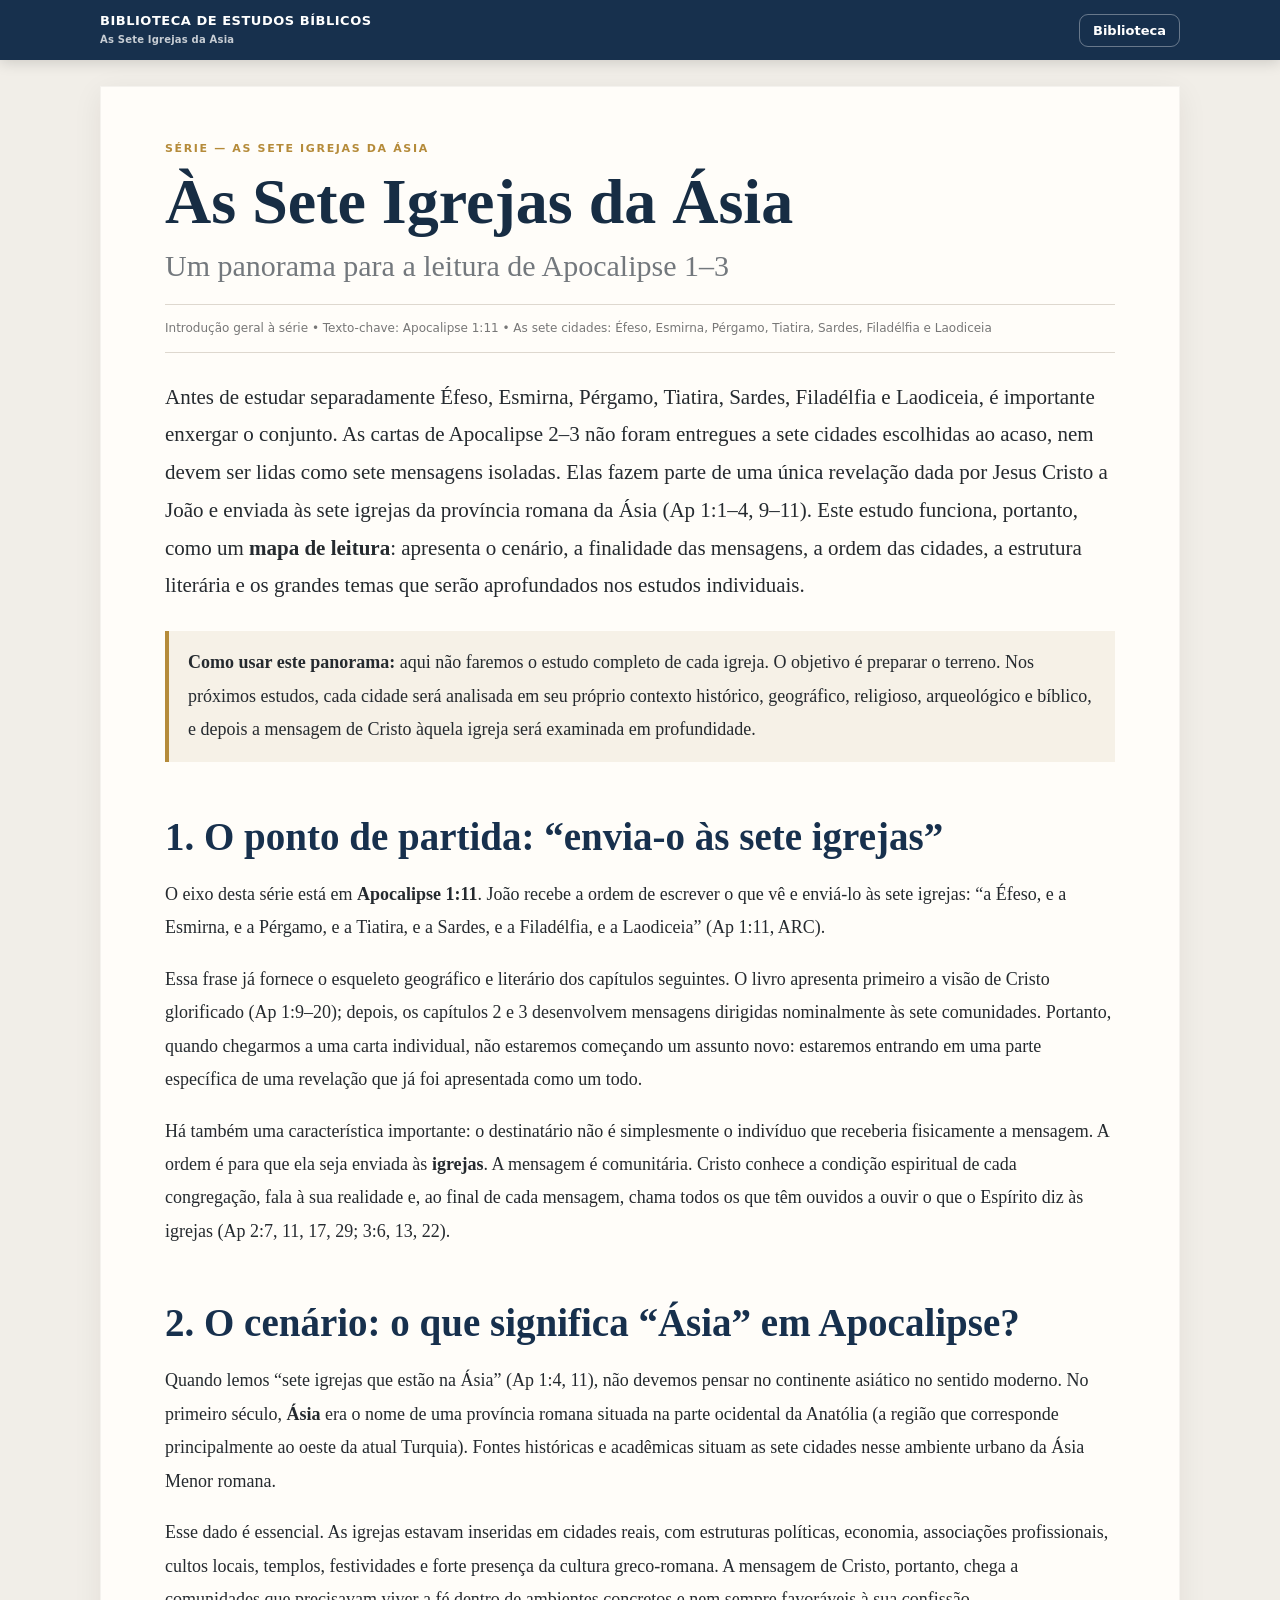
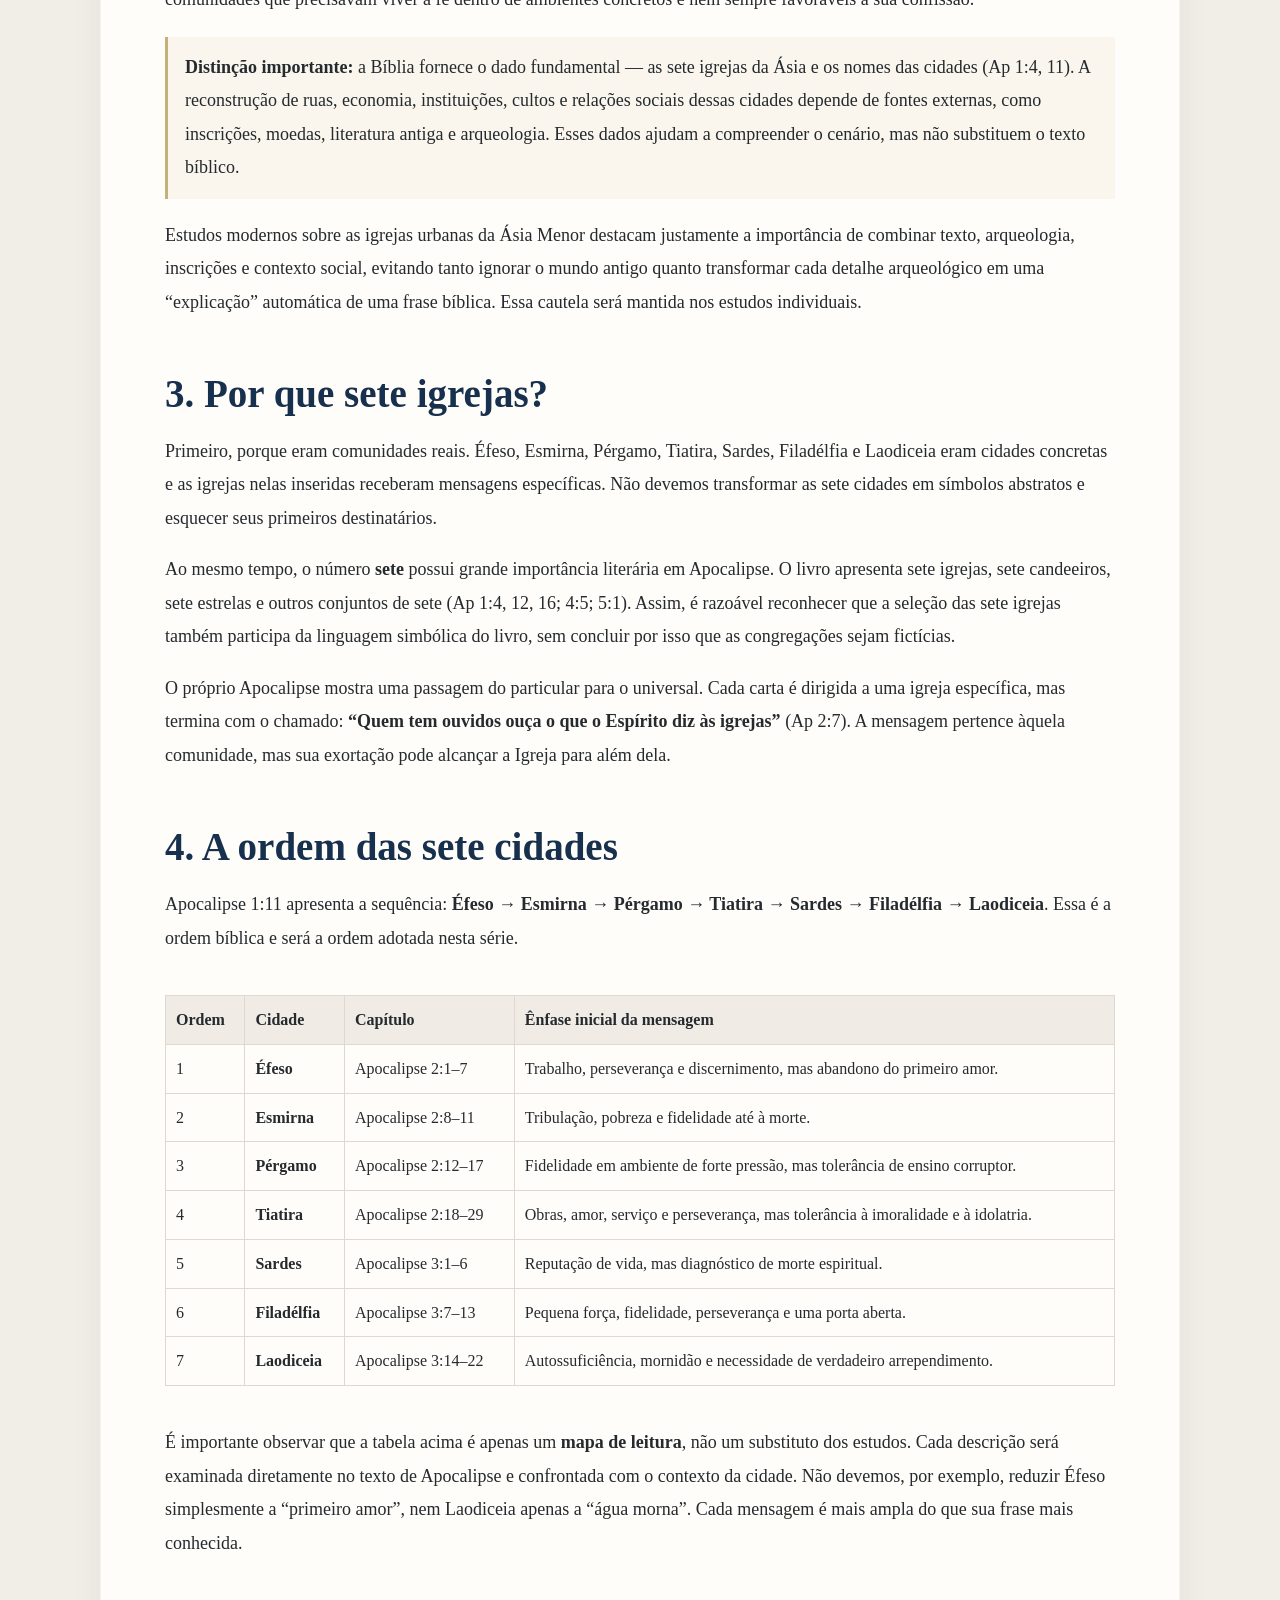
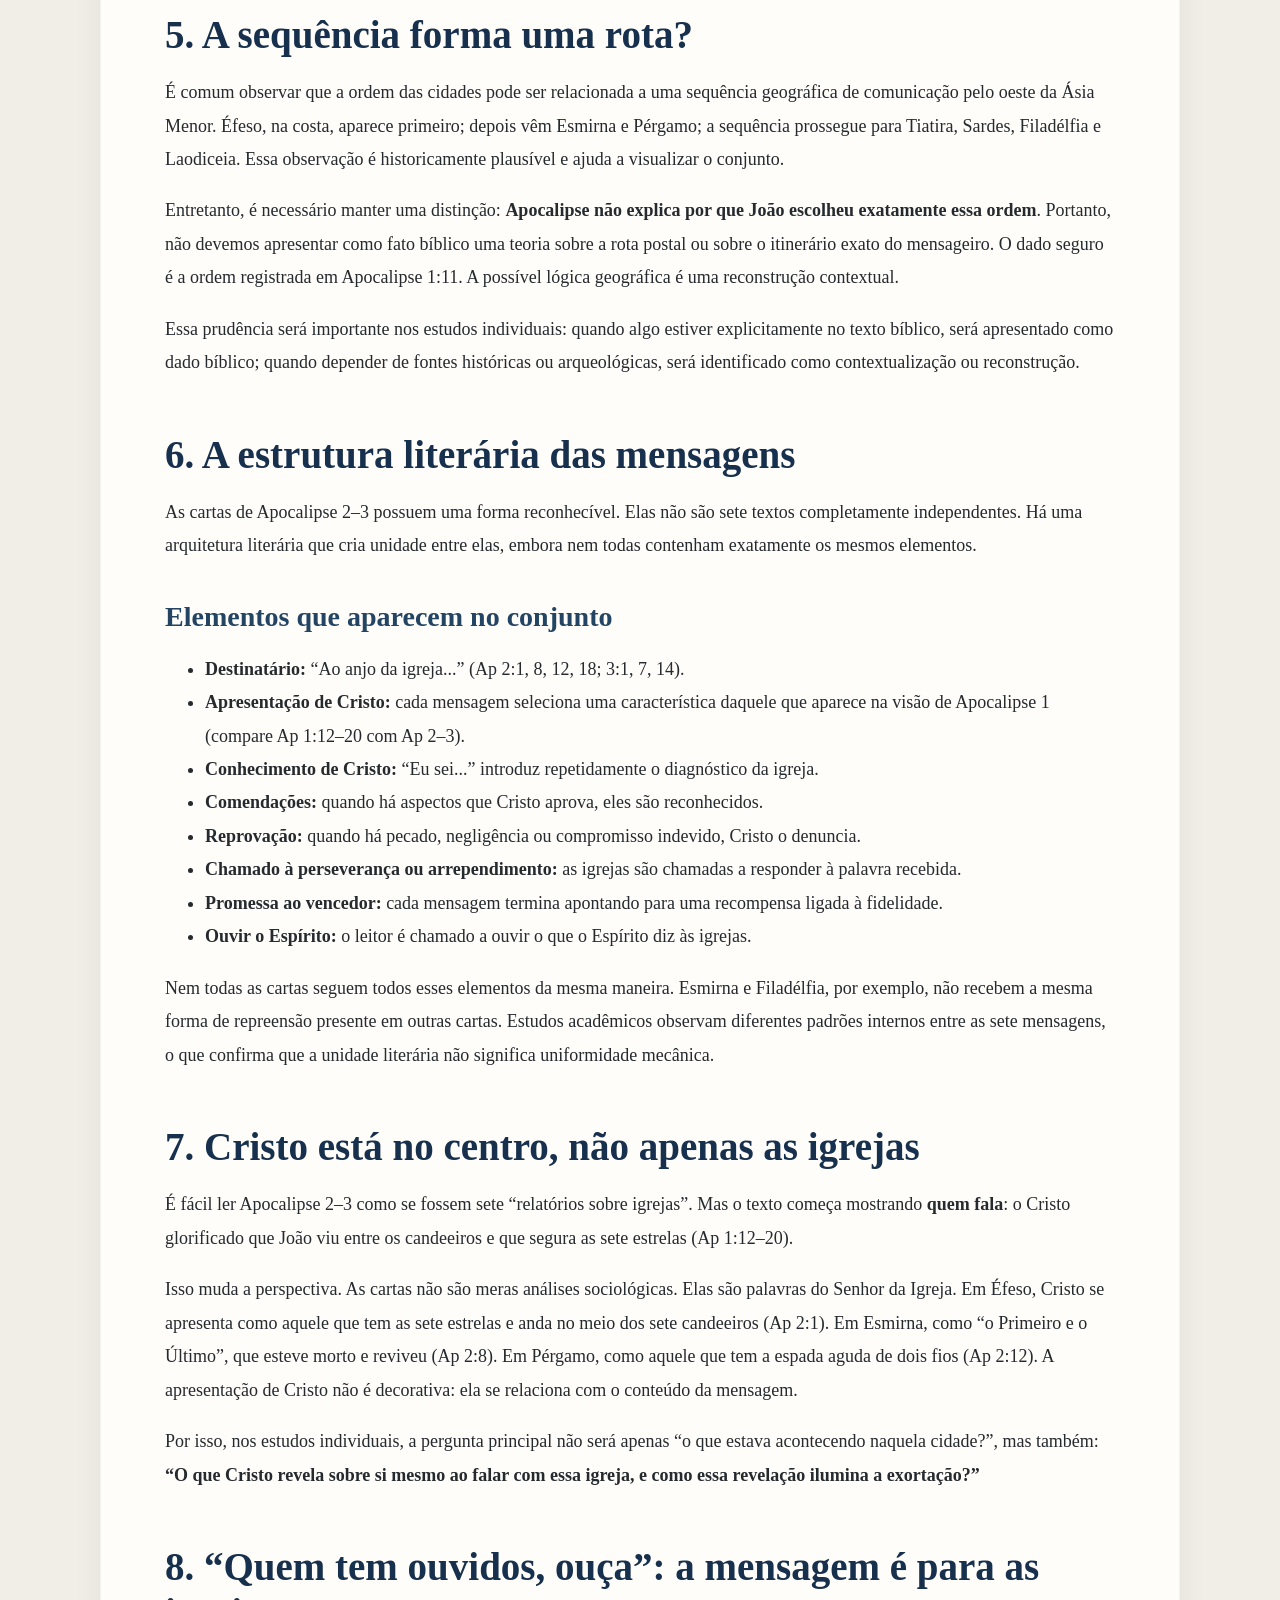
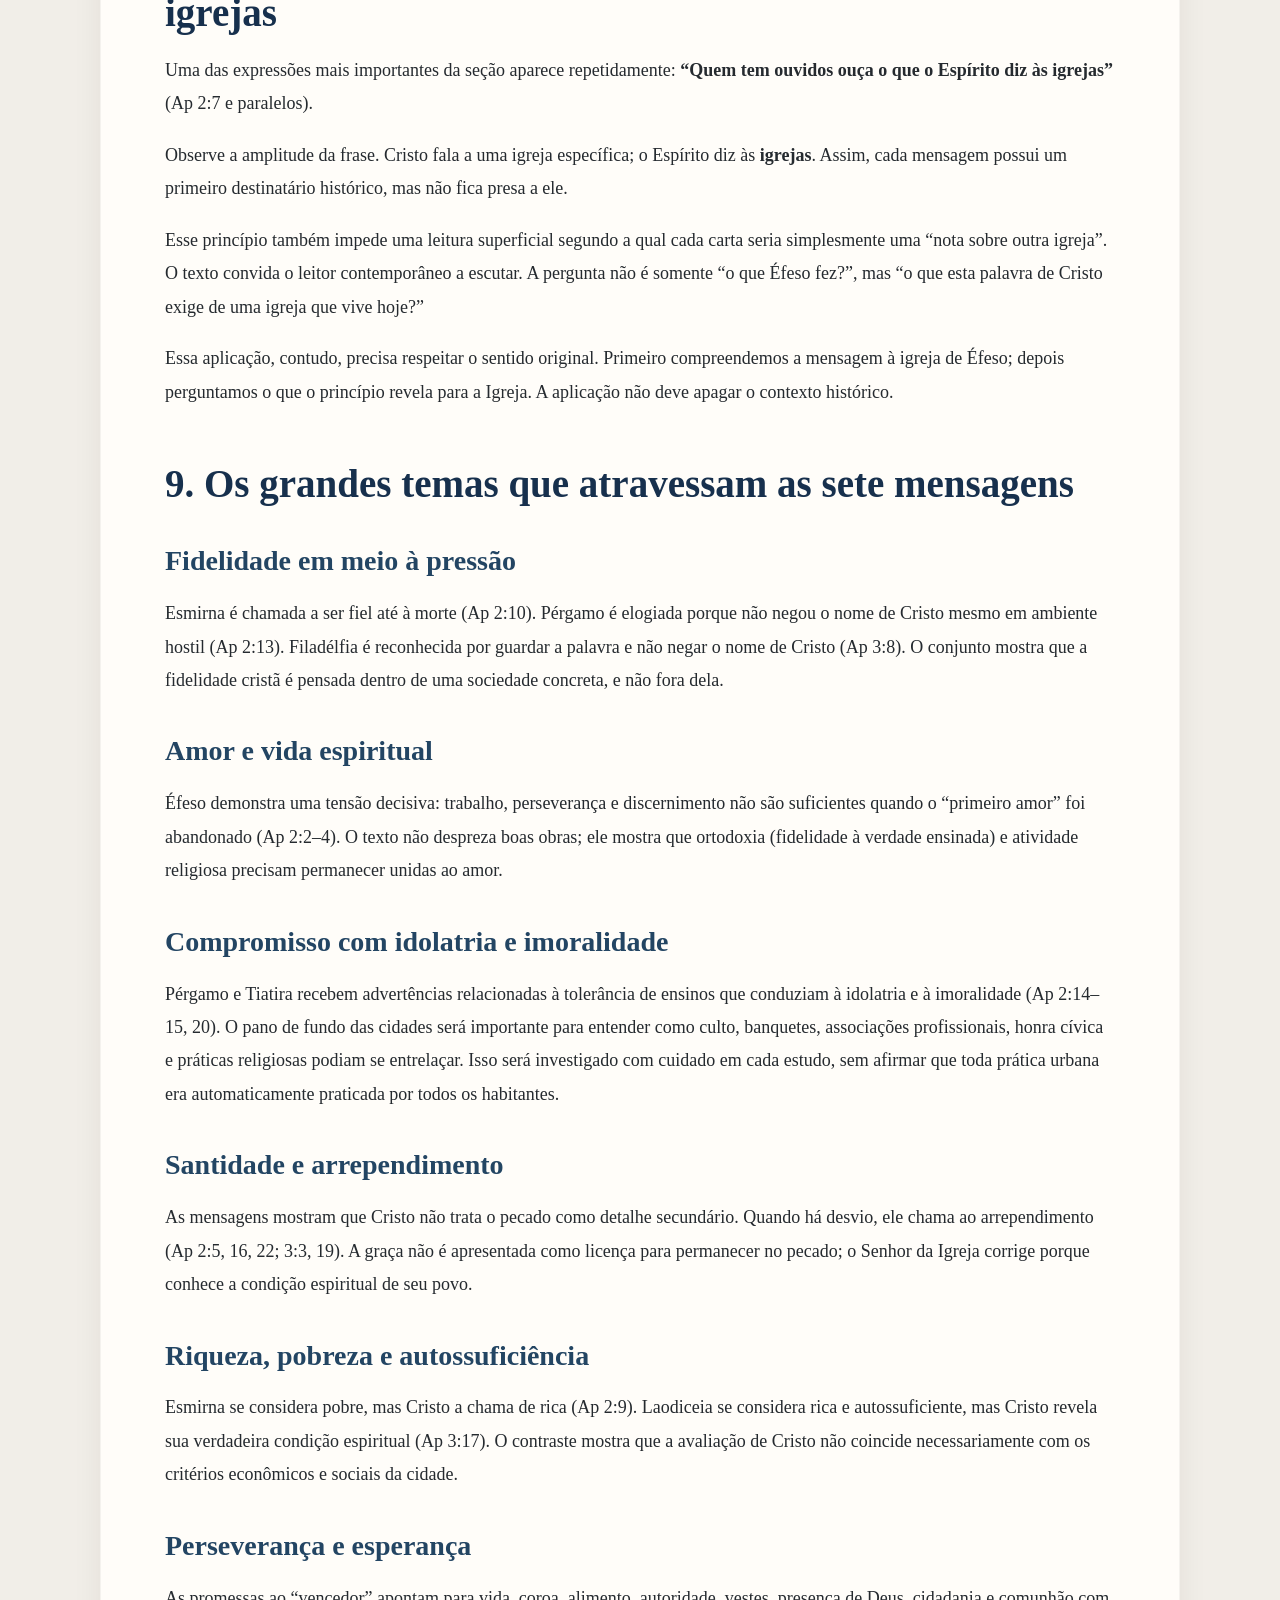
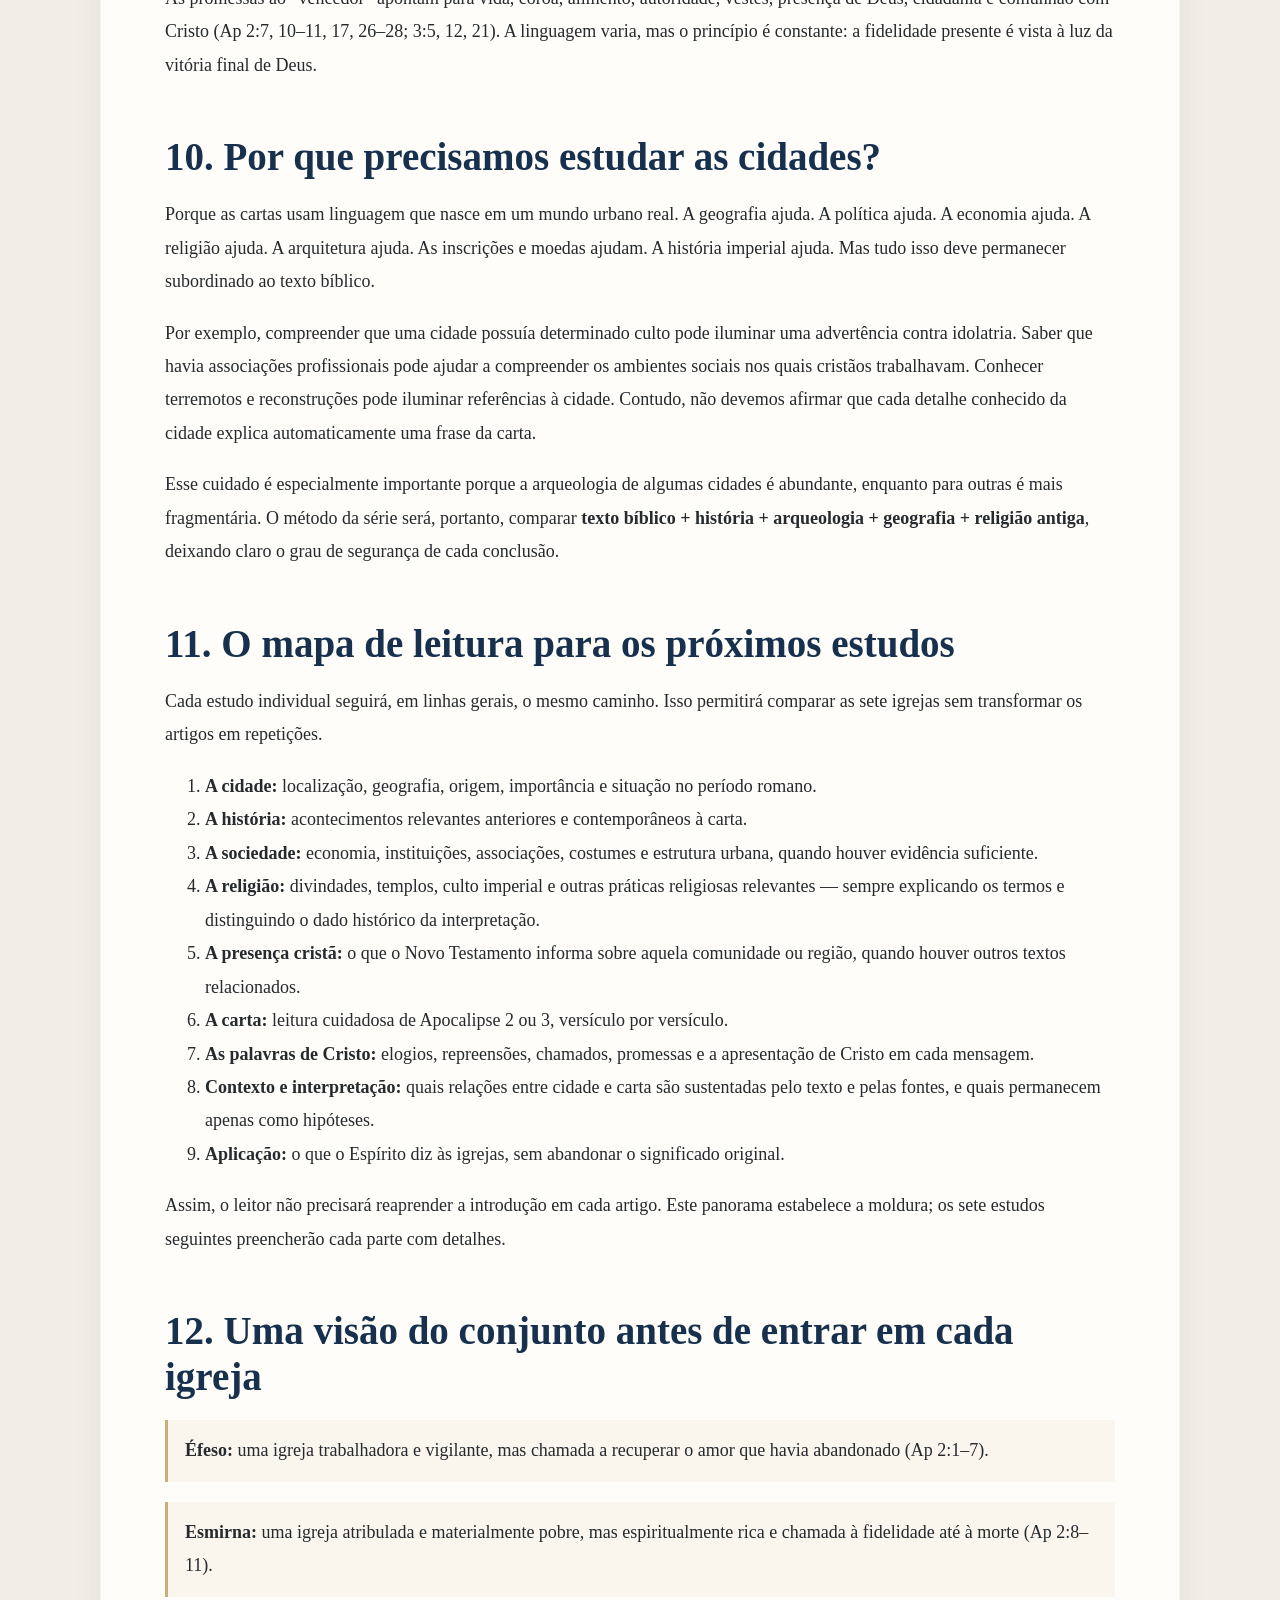
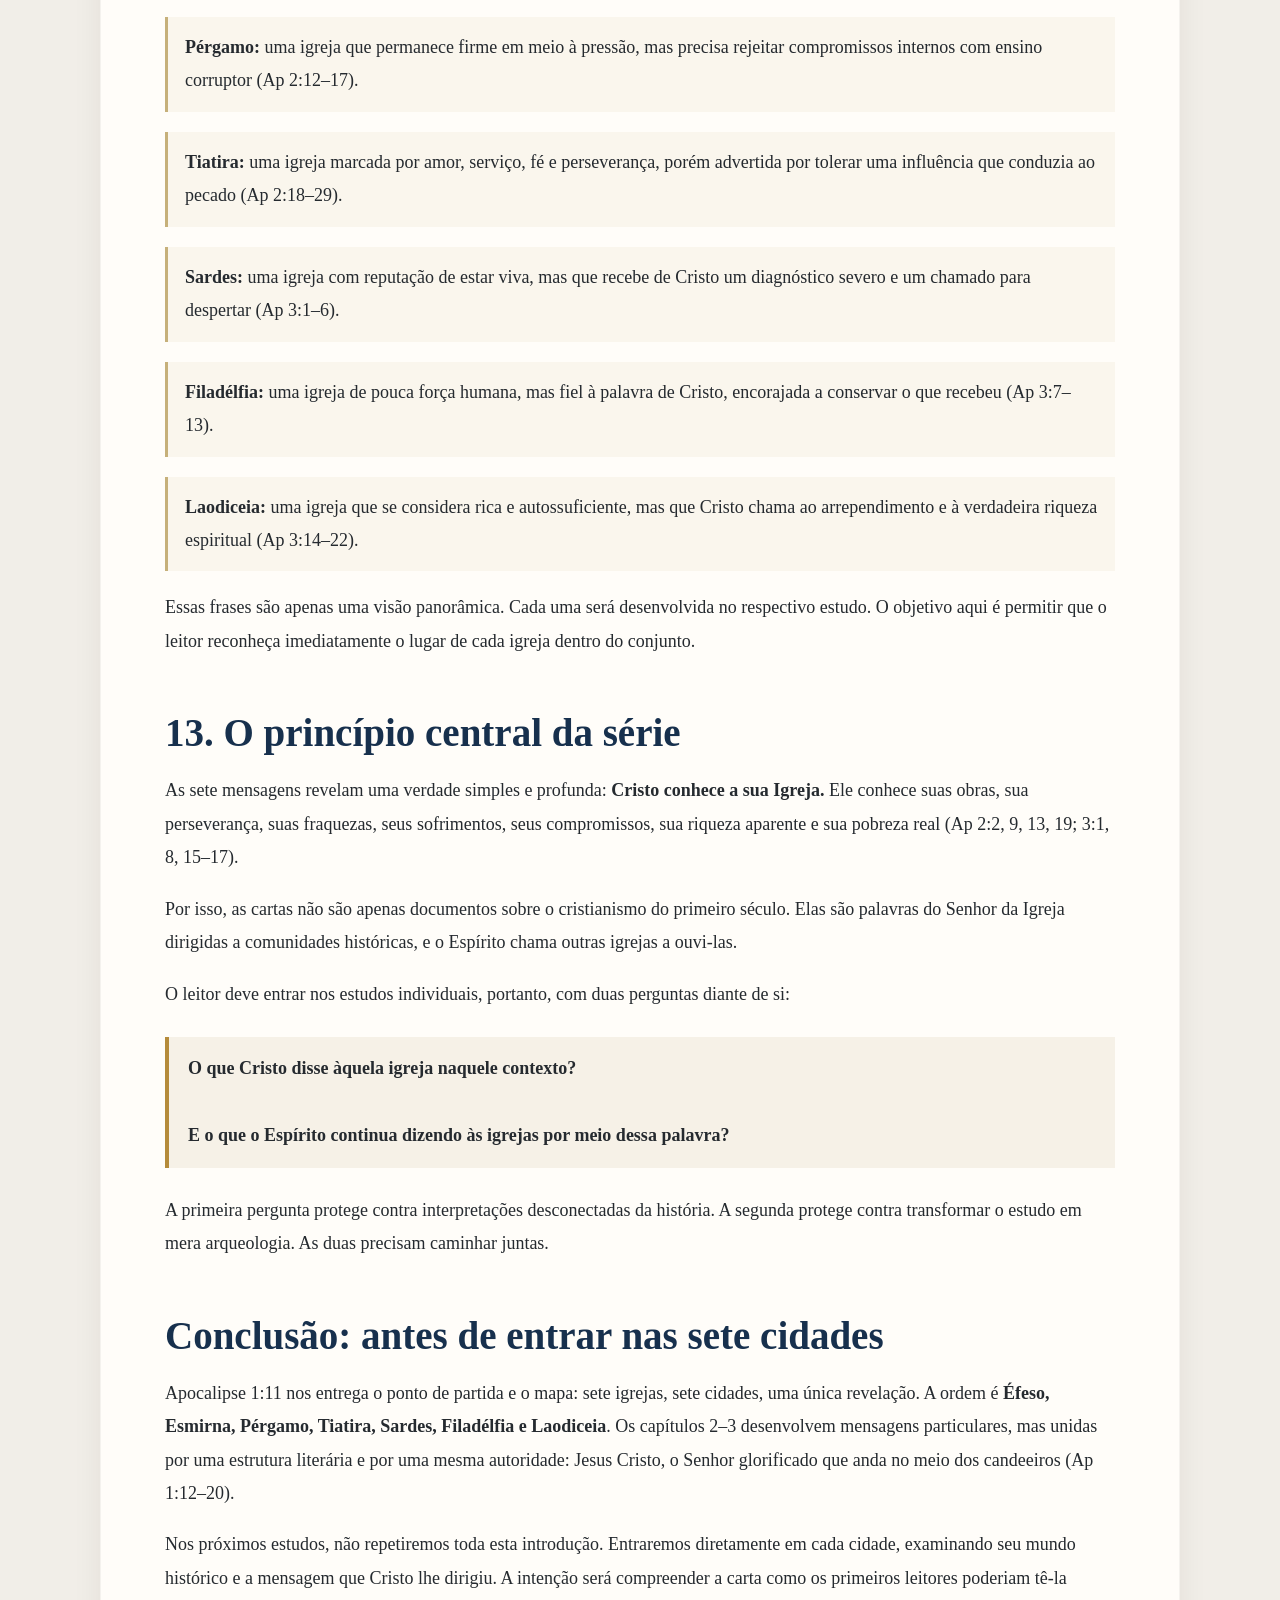
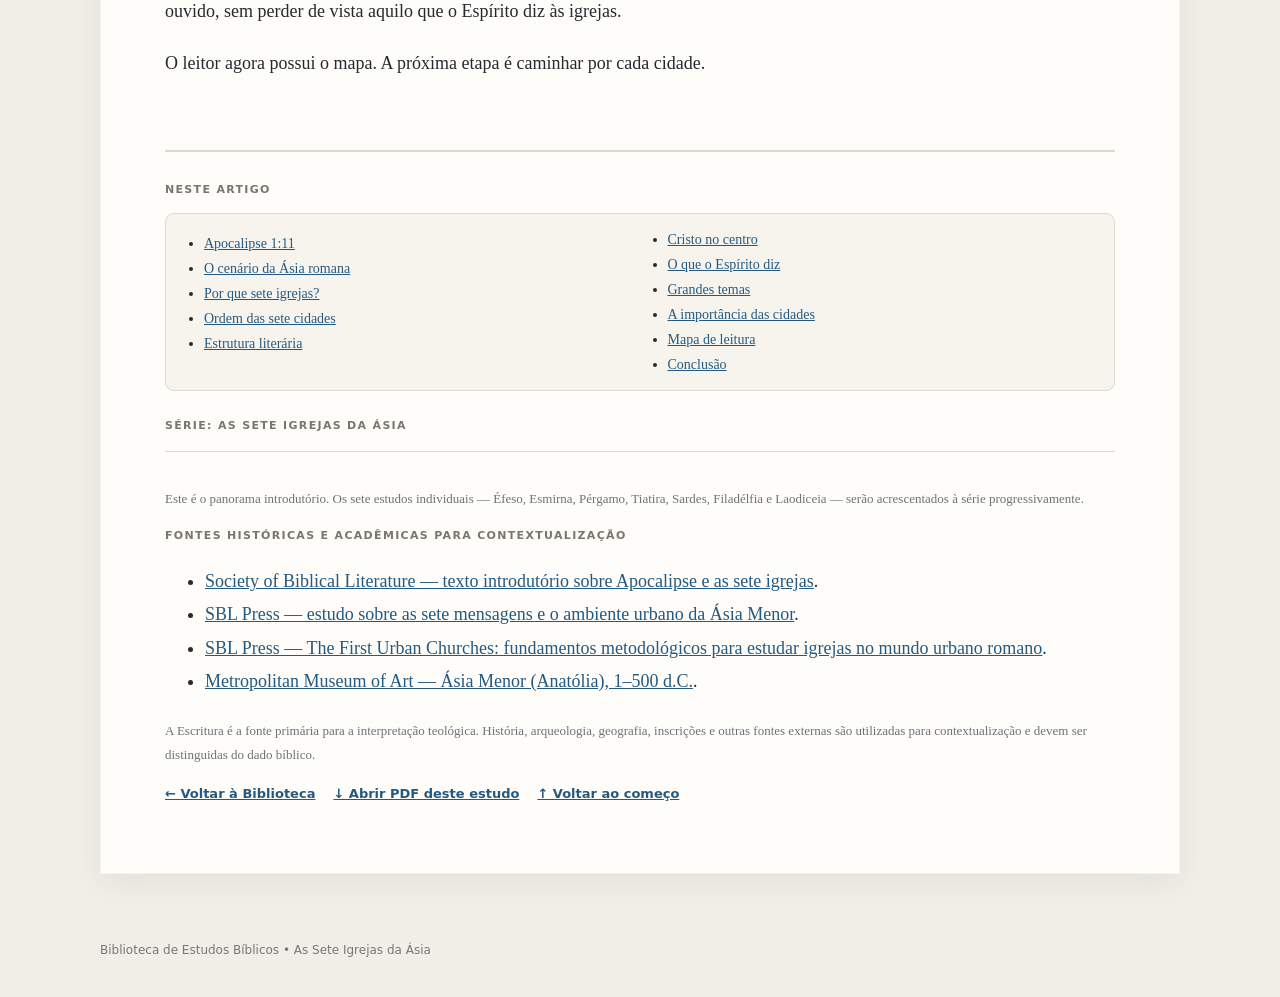
<file: panorama-sete-igrejas.html>
<!doctype html><html lang="pt-BR"><head><meta charset="utf-8"><meta name="viewport" content="width=device-width, initial-scale=1"><title>Às Sete Igrejas da Ásia — Um panorama para a leitura de Apocalipse 1–3</title><style>
:root{
  --navy:#17304d;--navy-deep:#10263d;--ink:#252a2f;--muted:#6d7378;
  --paper:#fffdf9;--bg:#f1eee8;--line:#ded8cf;--gold:#b58b3a;
  --gold-soft:#eee3c8;--link:#245a82;--soft:#f6f1e7;--white:#fff;
}
*{box-sizing:border-box}
html{scroll-behavior:auto;scroll-padding-top:82px}
body{margin:0;background:var(--bg);color:var(--ink);font-family:Georgia,"Times New Roman",serif;font-size:18px;line-height:1.86}
a{color:var(--link)}
.sitebar{position:sticky;top:0;z-index:100;background:var(--navy);color:#fff;box-shadow:0 2px 14px rgba(0,0,0,.16)}
.bar{max-width:1120px;margin:auto;padding:10px 20px;min-height:60px;display:flex;align-items:center;font-family:system-ui,-apple-system,BlinkMacSystemFont,"Segoe UI",sans-serif}
.brand-stack{display:flex;flex-direction:column;justify-content:center;min-width:0;line-height:1.15}
.name{font-weight:800;letter-spacing:.04em;font-size:13px;white-space:nowrap}
.current-article{margin:5px 0 0;color:rgba(255,255,255,.76);font:600 10px/1.2 system-ui,-apple-system,BlinkMacSystemFont,"Segoe UI",sans-serif;letter-spacing:.02em;white-space:nowrap;overflow:hidden;text-overflow:ellipsis}
.top-library{margin-left:auto;display:inline-flex;align-items:center;justify-content:center;text-decoration:none;color:#fff;border:1px solid rgba(255,255,255,.35);border-radius:9px;padding:9px 13px;font:700 13px/1 system-ui,-apple-system,BlinkMacSystemFont,"Segoe UI",sans-serif;white-space:nowrap;cursor:pointer;touch-action:manipulation}
.top-library:active{transform:translateY(1px)}
.page{max-width:1120px;margin:auto;padding:26px 20px 65px}
.library,.article{background:var(--paper);border:1px solid rgba(0,0,0,.045);box-shadow:0 7px 28px rgba(43,35,25,.07);padding:52px 64px}
.kicker,.series-heading,.card-kicker,.footer-title{font-family:system-ui,-apple-system,BlinkMacSystemFont,"Segoe UI",sans-serif;text-transform:uppercase;font-weight:800}
.kicker{letter-spacing:.15em;font-size:11px;color:var(--gold)}
h1{font-size:clamp(40px,6vw,64px);line-height:1.04;margin:10px 0;color:#172d44;font-weight:800}
h2{font-size:clamp(28px,4vw,39px);line-height:1.18;margin:52px 0 13px;color:#17304d;font-weight:800}
h3{font-size:clamp(22px,3vw,28px);line-height:1.28;margin:36px 0 10px;color:#234563;font-weight:800}
.subtitle{font-size:clamp(21px,3vw,30px);color:#73787d;line-height:1.34;margin:0 0 15px}
.meta{font-family:system-ui,-apple-system,BlinkMacSystemFont,"Segoe UI",sans-serif;color:#777;font-size:12px;border-top:1px solid var(--line);border-bottom:1px solid var(--line);padding:12px 0;margin:18px 0 26px}
.intro{font-size:21px;line-height:1.8}
blockquote,.note{border-left:4px solid var(--gold);background:var(--soft);padding:15px 19px;margin:26px 0}
table{border-collapse:collapse;width:100%;margin:22px 0;font-size:16px}th,td{border:1px solid var(--line);padding:9px 10px;text-align:left;vertical-align:top}th{background:#f0ece5}
.transition{color:#4f555a;font-size:19px;margin-top:10px}.context{border-left:3px solid #c6b07a;background:#faf6ed;padding:14px 17px;margin:20px 0}
.footer-area{margin-top:70px;padding-top:28px;border-top:2px solid var(--line)}
.footer-title{letter-spacing:.12em;font-size:11px;color:#7a756e;margin-bottom:9px}
.footer-toc{background:#f7f4ee;border:1px solid var(--line);border-radius:9px;padding:15px 18px;margin:12px 0 25px}.footer-toc ul{columns:2;column-gap:35px;margin:0;padding-left:20px}.footer-toc li{break-inside:avoid;margin:4px 0;font-size:14px;line-height:1.5}
.footer-nav,.footer-related{display:flex;flex-wrap:wrap;gap:9px 18px;margin:15px 0}.footer-nav a,.footer-related a{font-family:system-ui,-apple-system,BlinkMacSystemFont,"Segoe UI",sans-serif;font-size:13px;font-weight:700}.footer-related{padding-top:15px;border-top:1px solid var(--line)}.footer-note{color:#6d7378;font-size:13px;margin-top:20px}
footer{max-width:1120px;margin:0 auto;padding:0 20px 35px;color:#777;font-family:system-ui,-apple-system,BlinkMacSystemFont,"Segoe UI",sans-serif;font-size:12px}
.library-rule{border-top:1px solid var(--line);margin:34px 0 30px}
.series-heading{margin:0 0 13px;padding:0 2px;letter-spacing:.14em;font-size:11px;line-height:1.2;color:#7a756e}
.independent-heading{margin-top:31px}.series-block{margin:0 0 16px;border:1px solid #ddd6ca;border-left:4px solid var(--gold);border-radius:10px;background:#fbf8f2;overflow:hidden;box-shadow:0 2px 10px rgba(43,35,25,.025)}
.series-block details{margin:0}
.series-block summary{list-style:none;cursor:pointer;display:grid;grid-template-columns:auto 1fr auto;align-items:center;gap:12px;padding:18px 20px;color:#17304d;-webkit-tap-highlight-color:rgba(36,90,130,.10);touch-action:manipulation;user-select:none}
.series-block summary::-webkit-details-marker{display:none}
.series-block summary::before{content:"";width:9px;height:9px;border-right:2px solid var(--gold);border-bottom:2px solid var(--gold);transform:rotate(-45deg);transition:transform .18s ease;margin-left:2px}
.series-block details[open] summary::before{transform:rotate(45deg);margin-top:-4px}
.series-title{font-size:clamp(20px,2.6vw,27px);font-weight:700;line-height:1.25}
.series-count{justify-self:end;border:1px solid #d9ccb0;background:#f5eddc;color:#735b28;border-radius:999px;padding:5px 9px;font:700 10px/1 system-ui,-apple-system,BlinkMacSystemFont,"Segoe UI",sans-serif;letter-spacing:.06em;text-transform:uppercase;white-space:nowrap}
.series-content{border-top:1px solid #e4ddd2;padding:17px 20px 20px;background:#fffdfa}
.series-description{margin:0 0 16px;color:#6d7378;font-size:15px;line-height:1.6;max-width:820px}
.series-empty{border:1px dashed #d7d0c4;border-radius:8px;padding:13px 15px;color:#777;background:#faf7f1;font-size:14px;line-height:1.55}
.library-cards{display:grid;grid-template-columns:repeat(2,minmax(0,1fr));gap:14px}
.library-card{border:1px solid #e1dbd2;border-left:3px solid #c8a85e;border-radius:8px;padding:20px 20px 18px;margin:0;background:#fff;cursor:pointer;transition:box-shadow .15s ease,transform .15s ease,border-color .15s ease;touch-action:manipulation;-webkit-tap-highlight-color:rgba(36,90,130,.10);user-select:none;min-width:0}
.library-card:hover{transform:translateY(-1px);box-shadow:0 7px 20px rgba(43,35,25,.07);border-color:#d3c8b6}
.card-kicker{letter-spacing:.14em;font-size:9px;color:var(--gold);margin-bottom:6px}
.library-card h2{font-size:clamp(24px,3vw,31px);line-height:1.12;margin:0 0 5px}
.card-subtitle{font-size:16px;color:#73787d;line-height:1.4;margin:0 0 9px}
.library-card>p:not(.card-subtitle){font-size:14px;line-height:1.58;margin:0 0 9px;color:#454b50}
.card-link{display:inline-block;font-family:system-ui,-apple-system,BlinkMacSystemFont,"Segoe UI",sans-serif;font-weight:800;font-size:12px;text-decoration:none;padding:5px 0;margin-top:1px;touch-action:manipulation}
.library-growth{border-left:3px solid var(--gold);background:var(--soft);padding:13px 17px;margin-top:20px;font-size:14px;line-height:1.65}
@media(max-width:820px){
  .page{padding:18px 14px 50px}.library,.article{padding:38px 34px}.library-cards{grid-template-columns:1fr 1fr}.series-block summary{padding:17px 18px}.series-content{padding:15px 18px 18px}
}
@media(max-width:640px){
  body{font-size:16px;line-height:1.78}.bar{padding:9px 14px;min-height:56px}.name{font-size:11px}.current-article{font-size:9px;max-width:58vw}.top-library{padding:8px 10px;font-size:11px}.page{padding:10px 8px 38px}.library,.article{padding:28px 19px;border-radius:0}.library{box-shadow:0 5px 20px rgba(43,35,25,.055)}h1{font-size:38px}.subtitle{font-size:20px}.intro{font-size:18px}.library-rule{margin:28px 0 25px}.series-heading{font-size:10px;margin-bottom:10px}.series-block{margin-bottom:12px;border-left-width:3px;border-radius:8px}.series-block summary{grid-template-columns:auto 1fr auto;gap:9px;padding:15px 14px}.series-block summary::before{width:8px;height:8px}.series-title{font-size:19px}.series-count{font-size:9px;padding:5px 7px}.series-content{padding:13px 14px 15px}.series-description{font-size:14px;line-height:1.55;margin-bottom:12px}.library-cards{grid-template-columns:1fr;gap:10px}.library-card{padding:16px 16px 15px}.card-kicker{font-size:8px;margin-bottom:4px}.library-card h2{font-size:24px}.card-subtitle{font-size:15px}.library-card>p:not(.card-subtitle){font-size:13px;line-height:1.52}.card-link{font-size:11px}.library-growth{margin-top:16px;padding:12px 14px;font-size:13px}.footer-toc ul{columns:1}.footer-nav,.footer-related{display:block}.footer-nav a,.footer-related a{display:block;margin:9px 0}
}
@media(min-width:1200px){.library-cards{gap:16px}.library-card{padding:22px 22px 19px}}
@media(prefers-reduced-motion:reduce){*{scroll-behavior:auto!important;transition:none!important}}
</style></head><body><header class="sitebar">
<div class="bar">
  <div class="brand-stack"><div class="name">BIBLIOTECA DE ESTUDOS BÍBLICOS</div><div class="current-article">Às Sete Igrejas da Ásia</div></div>
  <a class="top-library" href="#" data-library>Biblioteca</a>
</div>
</header><main class="page"><article class="article">
<div class="article-header">
<div class="kicker">SÉRIE — AS SETE IGREJAS DA ÁSIA</div>
<h1>Às Sete Igrejas da Ásia</h1>
<p class="subtitle">Um panorama para a leitura de Apocalipse 1–3</p>
<p class="meta">Introdução geral à série • Texto-chave: Apocalipse 1:11 • As sete cidades: Éfeso, Esmirna, Pérgamo, Tiatira, Sardes, Filadélfia e Laodiceia</p>
</div>

<p class="intro">Antes de estudar separadamente Éfeso, Esmirna, Pérgamo, Tiatira, Sardes, Filadélfia e Laodiceia, é importante enxergar o conjunto. As cartas de Apocalipse 2–3 não foram entregues a sete cidades escolhidas ao acaso, nem devem ser lidas como sete mensagens isoladas. Elas fazem parte de uma única revelação dada por Jesus Cristo a João e enviada às sete igrejas da província romana da Ásia (Ap 1:1–4, 9–11). Este estudo funciona, portanto, como um <strong>mapa de leitura</strong>: apresenta o cenário, a finalidade das mensagens, a ordem das cidades, a estrutura literária e os grandes temas que serão aprofundados nos estudos individuais.</p>

<div class="note"><strong>Como usar este panorama:</strong> aqui não faremos o estudo completo de cada igreja. O objetivo é preparar o terreno. Nos próximos estudos, cada cidade será analisada em seu próprio contexto histórico, geográfico, religioso, arqueológico e bíblico, e depois a mensagem de Cristo àquela igreja será examinada em profundidade.</div>

<h2 id="apocalipse-1-11">1. O ponto de partida: “envia-o às sete igrejas”</h2>
<p>O eixo desta série está em <strong>Apocalipse 1:11</strong>. João recebe a ordem de escrever o que vê e enviá-lo às sete igrejas: “a Éfeso, e a Esmirna, e a Pérgamo, e a Tiatira, e a Sardes, e a Filadélfia, e a Laodiceia” (Ap 1:11, ARC).</p>
<p>Essa frase já fornece o esqueleto geográfico e literário dos capítulos seguintes. O livro apresenta primeiro a visão de Cristo glorificado (Ap 1:9–20); depois, os capítulos 2 e 3 desenvolvem mensagens dirigidas nominalmente às sete comunidades. Portanto, quando chegarmos a uma carta individual, não estaremos começando um assunto novo: estaremos entrando em uma parte específica de uma revelação que já foi apresentada como um todo.</p>
<p>Há também uma característica importante: o destinatário não é simplesmente o indivíduo que receberia fisicamente a mensagem. A ordem é para que ela seja enviada às <strong>igrejas</strong>. A mensagem é comunitária. Cristo conhece a condição espiritual de cada congregação, fala à sua realidade e, ao final de cada mensagem, chama todos os que têm ouvidos a ouvir o que o Espírito diz às igrejas (Ap 2:7, 11, 17, 29; 3:6, 13, 22).</p>

<h2 id="cenario">2. O cenário: o que significa “Ásia” em Apocalipse?</h2>
<p>Quando lemos “sete igrejas que estão na Ásia” (Ap 1:4, 11), não devemos pensar no continente asiático no sentido moderno. No primeiro século, <strong>Ásia</strong> era o nome de uma província romana situada na parte ocidental da Anatólia (a região que corresponde principalmente ao oeste da atual Turquia). Fontes históricas e acadêmicas situam as sete cidades nesse ambiente urbano da Ásia Menor romana.</p>
<p>Esse dado é essencial. As igrejas estavam inseridas em cidades reais, com estruturas políticas, economia, associações profissionais, cultos locais, templos, festividades e forte presença da cultura greco-romana. A mensagem de Cristo, portanto, chega a comunidades que precisavam viver a fé dentro de ambientes concretos e nem sempre favoráveis à sua confissão.</p>
<div class="context"><strong>Distinção importante:</strong> a Bíblia fornece o dado fundamental — as sete igrejas da Ásia e os nomes das cidades (Ap 1:4, 11). A reconstrução de ruas, economia, instituições, cultos e relações sociais dessas cidades depende de fontes externas, como inscrições, moedas, literatura antiga e arqueologia. Esses dados ajudam a compreender o cenário, mas não substituem o texto bíblico.</div>
<p>Estudos modernos sobre as igrejas urbanas da Ásia Menor destacam justamente a importância de combinar texto, arqueologia, inscrições e contexto social, evitando tanto ignorar o mundo antigo quanto transformar cada detalhe arqueológico em uma “explicação” automática de uma frase bíblica. Essa cautela será mantida nos estudos individuais.</p>

<h2 id="por-que-sete">3. Por que sete igrejas?</h2>
<p>Primeiro, porque eram comunidades reais. Éfeso, Esmirna, Pérgamo, Tiatira, Sardes, Filadélfia e Laodiceia eram cidades concretas e as igrejas nelas inseridas receberam mensagens específicas. Não devemos transformar as sete cidades em símbolos abstratos e esquecer seus primeiros destinatários.</p>
<p>Ao mesmo tempo, o número <strong>sete</strong> possui grande importância literária em Apocalipse. O livro apresenta sete igrejas, sete candeeiros, sete estrelas e outros conjuntos de sete (Ap 1:4, 12, 16; 4:5; 5:1). Assim, é razoável reconhecer que a seleção das sete igrejas também participa da linguagem simbólica do livro, sem concluir por isso que as congregações sejam fictícias.</p>
<p>O próprio Apocalipse mostra uma passagem do particular para o universal. Cada carta é dirigida a uma igreja específica, mas termina com o chamado: <strong>“Quem tem ouvidos ouça o que o Espírito diz às igrejas”</strong> (Ap 2:7). A mensagem pertence àquela comunidade, mas sua exortação pode alcançar a Igreja para além dela.</p>

<h2 id="ordem-cidades">4. A ordem das sete cidades</h2>
<p>Apocalipse 1:11 apresenta a sequência: <strong>Éfeso → Esmirna → Pérgamo → Tiatira → Sardes → Filadélfia → Laodiceia</strong>. Essa é a ordem bíblica e será a ordem adotada nesta série.</p>
<div style="overflow:auto"><table><thead><tr><th>Ordem</th><th>Cidade</th><th>Capítulo</th><th>Ênfase inicial da mensagem</th></tr></thead><tbody>
<tr><td>1</td><td><strong>Éfeso</strong></td><td>Apocalipse 2:1–7</td><td>Trabalho, perseverança e discernimento, mas abandono do primeiro amor.</td></tr>
<tr><td>2</td><td><strong>Esmirna</strong></td><td>Apocalipse 2:8–11</td><td>Tribulação, pobreza e fidelidade até à morte.</td></tr>
<tr><td>3</td><td><strong>Pérgamo</strong></td><td>Apocalipse 2:12–17</td><td>Fidelidade em ambiente de forte pressão, mas tolerância de ensino corruptor.</td></tr>
<tr><td>4</td><td><strong>Tiatira</strong></td><td>Apocalipse 2:18–29</td><td>Obras, amor, serviço e perseverança, mas tolerância à imoralidade e à idolatria.</td></tr>
<tr><td>5</td><td><strong>Sardes</strong></td><td>Apocalipse 3:1–6</td><td>Reputação de vida, mas diagnóstico de morte espiritual.</td></tr>
<tr><td>6</td><td><strong>Filadélfia</strong></td><td>Apocalipse 3:7–13</td><td>Pequena força, fidelidade, perseverança e uma porta aberta.</td></tr>
<tr><td>7</td><td><strong>Laodiceia</strong></td><td>Apocalipse 3:14–22</td><td>Autossuficiência, mornidão e necessidade de verdadeiro arrependimento.</td></tr>
</tbody></table></div>
<p>É importante observar que a tabela acima é apenas um <strong>mapa de leitura</strong>, não um substituto dos estudos. Cada descrição será examinada diretamente no texto de Apocalipse e confrontada com o contexto da cidade. Não devemos, por exemplo, reduzir Éfeso simplesmente a “primeiro amor”, nem Laodiceia apenas a “água morna”. Cada mensagem é mais ampla do que sua frase mais conhecida.</p>

<h2 id="ordem-rota">5. A sequência forma uma rota?</h2>
<p>É comum observar que a ordem das cidades pode ser relacionada a uma sequência geográfica de comunicação pelo oeste da Ásia Menor. Éfeso, na costa, aparece primeiro; depois vêm Esmirna e Pérgamo; a sequência prossegue para Tiatira, Sardes, Filadélfia e Laodiceia. Essa observação é historicamente plausível e ajuda a visualizar o conjunto.</p>
<p>Entretanto, é necessário manter uma distinção: <strong>Apocalipse não explica por que João escolheu exatamente essa ordem</strong>. Portanto, não devemos apresentar como fato bíblico uma teoria sobre a rota postal ou sobre o itinerário exato do mensageiro. O dado seguro é a ordem registrada em Apocalipse 1:11. A possível lógica geográfica é uma reconstrução contextual.</p>
<p>Essa prudência será importante nos estudos individuais: quando algo estiver explicitamente no texto bíblico, será apresentado como dado bíblico; quando depender de fontes históricas ou arqueológicas, será identificado como contextualização ou reconstrução.</p>

<h2 id="estrutura-literaria">6. A estrutura literária das mensagens</h2>
<p>As cartas de Apocalipse 2–3 possuem uma forma reconhecível. Elas não são sete textos completamente independentes. Há uma arquitetura literária que cria unidade entre elas, embora nem todas contenham exatamente os mesmos elementos.</p>
<h3 id="elementos">Elementos que aparecem no conjunto</h3>
<ul>
<li><strong>Destinatário:</strong> “Ao anjo da igreja...” (Ap 2:1, 8, 12, 18; 3:1, 7, 14).</li>
<li><strong>Apresentação de Cristo:</strong> cada mensagem seleciona uma característica daquele que aparece na visão de Apocalipse 1 (compare Ap 1:12–20 com Ap 2–3).</li>
<li><strong>Conhecimento de Cristo:</strong> “Eu sei...” introduz repetidamente o diagnóstico da igreja.</li>
<li><strong>Comendações:</strong> quando há aspectos que Cristo aprova, eles são reconhecidos.</li>
<li><strong>Reprovação:</strong> quando há pecado, negligência ou compromisso indevido, Cristo o denuncia.</li>
<li><strong>Chamado à perseverança ou arrependimento:</strong> as igrejas são chamadas a responder à palavra recebida.</li>
<li><strong>Promessa ao vencedor:</strong> cada mensagem termina apontando para uma recompensa ligada à fidelidade.</li>
<li><strong>Ouvir o Espírito:</strong> o leitor é chamado a ouvir o que o Espírito diz às igrejas.</li>
</ul>
<p>Nem todas as cartas seguem todos esses elementos da mesma maneira. Esmirna e Filadélfia, por exemplo, não recebem a mesma forma de repreensão presente em outras cartas. Estudos acadêmicos observam diferentes padrões internos entre as sete mensagens, o que confirma que a unidade literária não significa uniformidade mecânica.</p>

<h2 id="cristo-no-centro">7. Cristo está no centro, não apenas as igrejas</h2>
<p>É fácil ler Apocalipse 2–3 como se fossem sete “relatórios sobre igrejas”. Mas o texto começa mostrando <strong>quem fala</strong>: o Cristo glorificado que João viu entre os candeeiros e que segura as sete estrelas (Ap 1:12–20).</p>
<p>Isso muda a perspectiva. As cartas não são meras análises sociológicas. Elas são palavras do Senhor da Igreja. Em Éfeso, Cristo se apresenta como aquele que tem as sete estrelas e anda no meio dos sete candeeiros (Ap 2:1). Em Esmirna, como “o Primeiro e o Último”, que esteve morto e reviveu (Ap 2:8). Em Pérgamo, como aquele que tem a espada aguda de dois fios (Ap 2:12). A apresentação de Cristo não é decorativa: ela se relaciona com o conteúdo da mensagem.</p>
<p>Por isso, nos estudos individuais, a pergunta principal não será apenas “o que estava acontecendo naquela cidade?”, mas também: <strong>“O que Cristo revela sobre si mesmo ao falar com essa igreja, e como essa revelação ilumina a exortação?”</strong></p>

<h2 id="o-espirito-diz">8. “Quem tem ouvidos, ouça”: a mensagem é para as igrejas</h2>
<p>Uma das expressões mais importantes da seção aparece repetidamente: <strong>“Quem tem ouvidos ouça o que o Espírito diz às igrejas”</strong> (Ap 2:7 e paralelos).</p>
<p>Observe a amplitude da frase. Cristo fala a uma igreja específica; o Espírito diz às <strong>igrejas</strong>. Assim, cada mensagem possui um primeiro destinatário histórico, mas não fica presa a ele.</p>
<p>Esse princípio também impede uma leitura superficial segundo a qual cada carta seria simplesmente uma “nota sobre outra igreja”. O texto convida o leitor contemporâneo a escutar. A pergunta não é somente “o que Éfeso fez?”, mas “o que esta palavra de Cristo exige de uma igreja que vive hoje?”</p>
<p>Essa aplicação, contudo, precisa respeitar o sentido original. Primeiro compreendemos a mensagem à igreja de Éfeso; depois perguntamos o que o princípio revela para a Igreja. A aplicação não deve apagar o contexto histórico.</p>

<h2 id="grandes-temas">9. Os grandes temas que atravessam as sete mensagens</h2>
<h3 id="fidelidade">Fidelidade em meio à pressão</h3>
<p>Esmirna é chamada a ser fiel até à morte (Ap 2:10). Pérgamo é elogiada porque não negou o nome de Cristo mesmo em ambiente hostil (Ap 2:13). Filadélfia é reconhecida por guardar a palavra e não negar o nome de Cristo (Ap 3:8). O conjunto mostra que a fidelidade cristã é pensada dentro de uma sociedade concreta, e não fora dela.</p>
<h3 id="amor">Amor e vida espiritual</h3>
<p>Éfeso demonstra uma tensão decisiva: trabalho, perseverança e discernimento não são suficientes quando o “primeiro amor” foi abandonado (Ap 2:2–4). O texto não despreza boas obras; ele mostra que ortodoxia (fidelidade à verdade ensinada) e atividade religiosa precisam permanecer unidas ao amor.</p>
<h3 id="compromisso">Compromisso com idolatria e imoralidade</h3>
<p>Pérgamo e Tiatira recebem advertências relacionadas à tolerância de ensinos que conduziam à idolatria e à imoralidade (Ap 2:14–15, 20). O pano de fundo das cidades será importante para entender como culto, banquetes, associações profissionais, honra cívica e práticas religiosas podiam se entrelaçar. Isso será investigado com cuidado em cada estudo, sem afirmar que toda prática urbana era automaticamente praticada por todos os habitantes.</p>
<h3 id="santidade">Santidade e arrependimento</h3>
<p>As mensagens mostram que Cristo não trata o pecado como detalhe secundário. Quando há desvio, ele chama ao arrependimento (Ap 2:5, 16, 22; 3:3, 19). A graça não é apresentada como licença para permanecer no pecado; o Senhor da Igreja corrige porque conhece a condição espiritual de seu povo.</p>
<h3 id="riqueza">Riqueza, pobreza e autossuficiência</h3>
<p>Esmirna se considera pobre, mas Cristo a chama de rica (Ap 2:9). Laodiceia se considera rica e autossuficiente, mas Cristo revela sua verdadeira condição espiritual (Ap 3:17). O contraste mostra que a avaliação de Cristo não coincide necessariamente com os critérios econômicos e sociais da cidade.</p>
<h3 id="perseveranca">Perseverança e esperança</h3>
<p>As promessas ao “vencedor” apontam para vida, coroa, alimento, autoridade, vestes, presença de Deus, cidadania e comunhão com Cristo (Ap 2:7, 10–11, 17, 26–28; 3:5, 12, 21). A linguagem varia, mas o princípio é constante: a fidelidade presente é vista à luz da vitória final de Deus.</p>

<h2 id="as-cidades-importam">10. Por que precisamos estudar as cidades?</h2>
<p>Porque as cartas usam linguagem que nasce em um mundo urbano real. A geografia ajuda. A política ajuda. A economia ajuda. A religião ajuda. A arquitetura ajuda. As inscrições e moedas ajudam. A história imperial ajuda. Mas tudo isso deve permanecer subordinado ao texto bíblico.</p>
<p>Por exemplo, compreender que uma cidade possuía determinado culto pode iluminar uma advertência contra idolatria. Saber que havia associações profissionais pode ajudar a compreender os ambientes sociais nos quais cristãos trabalhavam. Conhecer terremotos e reconstruções pode iluminar referências à cidade. Contudo, não devemos afirmar que cada detalhe conhecido da cidade explica automaticamente uma frase da carta.</p>
<p>Esse cuidado é especialmente importante porque a arqueologia de algumas cidades é abundante, enquanto para outras é mais fragmentária. O método da série será, portanto, comparar <strong>texto bíblico + história + arqueologia + geografia + religião antiga</strong>, deixando claro o grau de segurança de cada conclusão.</p>

<h2 id="um-mapa-de-leitura">11. O mapa de leitura para os próximos estudos</h2>
<p>Cada estudo individual seguirá, em linhas gerais, o mesmo caminho. Isso permitirá comparar as sete igrejas sem transformar os artigos em repetições.</p>
<ol>
<li><strong>A cidade:</strong> localização, geografia, origem, importância e situação no período romano.</li>
<li><strong>A história:</strong> acontecimentos relevantes anteriores e contemporâneos à carta.</li>
<li><strong>A sociedade:</strong> economia, instituições, associações, costumes e estrutura urbana, quando houver evidência suficiente.</li>
<li><strong>A religião:</strong> divindades, templos, culto imperial e outras práticas religiosas relevantes — sempre explicando os termos e distinguindo o dado histórico da interpretação.</li>
<li><strong>A presença cristã:</strong> o que o Novo Testamento informa sobre aquela comunidade ou região, quando houver outros textos relacionados.</li>
<li><strong>A carta:</strong> leitura cuidadosa de Apocalipse 2 ou 3, versículo por versículo.</li>
<li><strong>As palavras de Cristo:</strong> elogios, repreensões, chamados, promessas e a apresentação de Cristo em cada mensagem.</li>
<li><strong>Contexto e interpretação:</strong> quais relações entre cidade e carta são sustentadas pelo texto e pelas fontes, e quais permanecem apenas como hipóteses.</li>
<li><strong>Aplicação:</strong> o que o Espírito diz às igrejas, sem abandonar o significado original.</li>
</ol>
<p>Assim, o leitor não precisará reaprender a introdução em cada artigo. Este panorama estabelece a moldura; os sete estudos seguintes preencherão cada parte com detalhes.</p>

<h2 id="uma-visao-do-conjunto">12. Uma visão do conjunto antes de entrar em cada igreja</h2>
<div class="context"><strong>Éfeso:</strong> uma igreja trabalhadora e vigilante, mas chamada a recuperar o amor que havia abandonado (Ap 2:1–7).</div>
<div class="context"><strong>Esmirna:</strong> uma igreja atribulada e materialmente pobre, mas espiritualmente rica e chamada à fidelidade até à morte (Ap 2:8–11).</div>
<div class="context"><strong>Pérgamo:</strong> uma igreja que permanece firme em meio à pressão, mas precisa rejeitar compromissos internos com ensino corruptor (Ap 2:12–17).</div>
<div class="context"><strong>Tiatira:</strong> uma igreja marcada por amor, serviço, fé e perseverança, porém advertida por tolerar uma influência que conduzia ao pecado (Ap 2:18–29).</div>
<div class="context"><strong>Sardes:</strong> uma igreja com reputação de estar viva, mas que recebe de Cristo um diagnóstico severo e um chamado para despertar (Ap 3:1–6).</div>
<div class="context"><strong>Filadélfia:</strong> uma igreja de pouca força humana, mas fiel à palavra de Cristo, encorajada a conservar o que recebeu (Ap 3:7–13).</div>
<div class="context"><strong>Laodiceia:</strong> uma igreja que se considera rica e autossuficiente, mas que Cristo chama ao arrependimento e à verdadeira riqueza espiritual (Ap 3:14–22).</div>
<p>Essas frases são apenas uma visão panorâmica. Cada uma será desenvolvida no respectivo estudo. O objetivo aqui é permitir que o leitor reconheça imediatamente o lugar de cada igreja dentro do conjunto.</p>

<h2 id="principio-central">13. O princípio central da série</h2>
<p>As sete mensagens revelam uma verdade simples e profunda: <strong>Cristo conhece a sua Igreja.</strong> Ele conhece suas obras, sua perseverança, suas fraquezas, seus sofrimentos, seus compromissos, sua riqueza aparente e sua pobreza real (Ap 2:2, 9, 13, 19; 3:1, 8, 15–17).</p>
<p>Por isso, as cartas não são apenas documentos sobre o cristianismo do primeiro século. Elas são palavras do Senhor da Igreja dirigidas a comunidades históricas, e o Espírito chama outras igrejas a ouvi-las.</p>
<p>O leitor deve entrar nos estudos individuais, portanto, com duas perguntas diante de si:</p>
<blockquote><strong>O que Cristo disse àquela igreja naquele contexto?</strong><br/><br/><strong>E o que o Espírito continua dizendo às igrejas por meio dessa palavra?</strong></blockquote>
<p>A primeira pergunta protege contra interpretações desconectadas da história. A segunda protege contra transformar o estudo em mera arqueologia. As duas precisam caminhar juntas.</p>

<h2 id="conclusao">Conclusão: antes de entrar nas sete cidades</h2>
<p>Apocalipse 1:11 nos entrega o ponto de partida e o mapa: sete igrejas, sete cidades, uma única revelação. A ordem é <strong>Éfeso, Esmirna, Pérgamo, Tiatira, Sardes, Filadélfia e Laodiceia</strong>. Os capítulos 2–3 desenvolvem mensagens particulares, mas unidas por uma estrutura literária e por uma mesma autoridade: Jesus Cristo, o Senhor glorificado que anda no meio dos candeeiros (Ap 1:12–20).</p>
<p>Nos próximos estudos, não repetiremos toda esta introdução. Entraremos diretamente em cada cidade, examinando seu mundo histórico e a mensagem que Cristo lhe dirigiu. A intenção será compreender a carta como os primeiros leitores poderiam tê-la ouvido, sem perder de vista aquilo que o Espírito diz às igrejas.</p>
<p>O leitor agora possui o mapa. A próxima etapa é caminhar por cada cidade.</p>

<div class="footer-area">
<div class="footer-title">Neste artigo</div>
<div class="footer-toc"><ul>
<li><a href="#" data-section="apocalipse-1-11">Apocalipse 1:11</a></li>
<li><a href="#" data-section="cenario">O cenário da Ásia romana</a></li>
<li><a href="#" data-section="por-que-sete">Por que sete igrejas?</a></li>
<li><a href="#" data-section="ordem-cidades">Ordem das sete cidades</a></li>
<li><a href="#" data-section="estrutura-literaria">Estrutura literária</a></li>
<li><a href="#" data-section="cristo-no-centro">Cristo no centro</a></li>
<li><a href="#" data-section="o-espirito-diz">O que o Espírito diz</a></li>
<li><a href="#" data-section="grandes-temas">Grandes temas</a></li>
<li><a href="#" data-section="as-cidades-importam">A importância das cidades</a></li>
<li><a href="#" data-section="um-mapa-de-leitura">Mapa de leitura</a></li>
<li><a href="#" data-section="conclusao">Conclusão</a></li>
</ul></div>
<div class="footer-title">Série: As Sete Igrejas da Ásia</div>
<div class="footer-related"><span class="footer-note">Este é o panorama introdutório. Os sete estudos individuais — Éfeso, Esmirna, Pérgamo, Tiatira, Sardes, Filadélfia e Laodiceia — serão acrescentados à série progressivamente.</span></div>
<div class="footer-title">Fontes históricas e acadêmicas para contextualização</div>
<ul>
<li><a href="https://www.sbl-site.org/wp-content/uploads/2024/11/Barr_Revelation.pdf" rel="noopener" target="_blank">Society of Biblical Literature — texto introdutório sobre Apocalipse e as sete igrejas</a>.</li>
<li><a href="https://www.sbl-site.org/wp-content/uploads/2024/12/9780884142102.pdf" rel="noopener" target="_blank">SBL Press — estudo sobre as sete mensagens e o ambiente urbano da Ásia Menor</a>.</li>
<li><a href="https://cart.sbl-site.org/books/064207E" rel="noopener" target="_blank">SBL Press — The First Urban Churches: fundamentos metodológicos para estudar igrejas no mundo urbano romano</a>.</li>
<li><a href="https://82nd-and-fifth.metmuseum.org/toah/ht/05/waa.html" rel="noopener" target="_blank">Metropolitan Museum of Art — Ásia Menor (Anatólia), 1–500 d.C.</a>.</li>
</ul>
<p class="footer-note">A Escritura é a fonte primária para a interpretação teológica. História, arqueologia, geografia, inscrições e outras fontes externas são utilizadas para contextualização e devem ser distinguidas do dado bíblico.</p>
<div class="footer-nav"><a href="#" data-library>← Voltar à Biblioteca</a><a href="panorama-sete-igrejas.pdf" target="_blank">↓ Abrir PDF deste estudo</a><a href="#" data-top>↑ Voltar ao começo</a></div>
</div>
</article></main><footer>Biblioteca de Estudos Bíblicos • As Sete Igrejas da Ásia</footer><script>document.querySelectorAll("[data-section]").forEach(function(el){el.addEventListener("click",function(e){e.preventDefault();var t=document.getElementById(el.dataset.section);if(t)t.scrollIntoView({behavior:"auto",block:"start"});})});document.querySelectorAll("[data-top]").forEach(function(el){el.addEventListener("click",function(e){e.preventDefault();window.scrollTo(0,0);})});document.querySelectorAll("[data-pdf]").forEach(function(el){el.addEventListener("click",function(e){e.preventDefault();})});</script></body></html>
</file>
